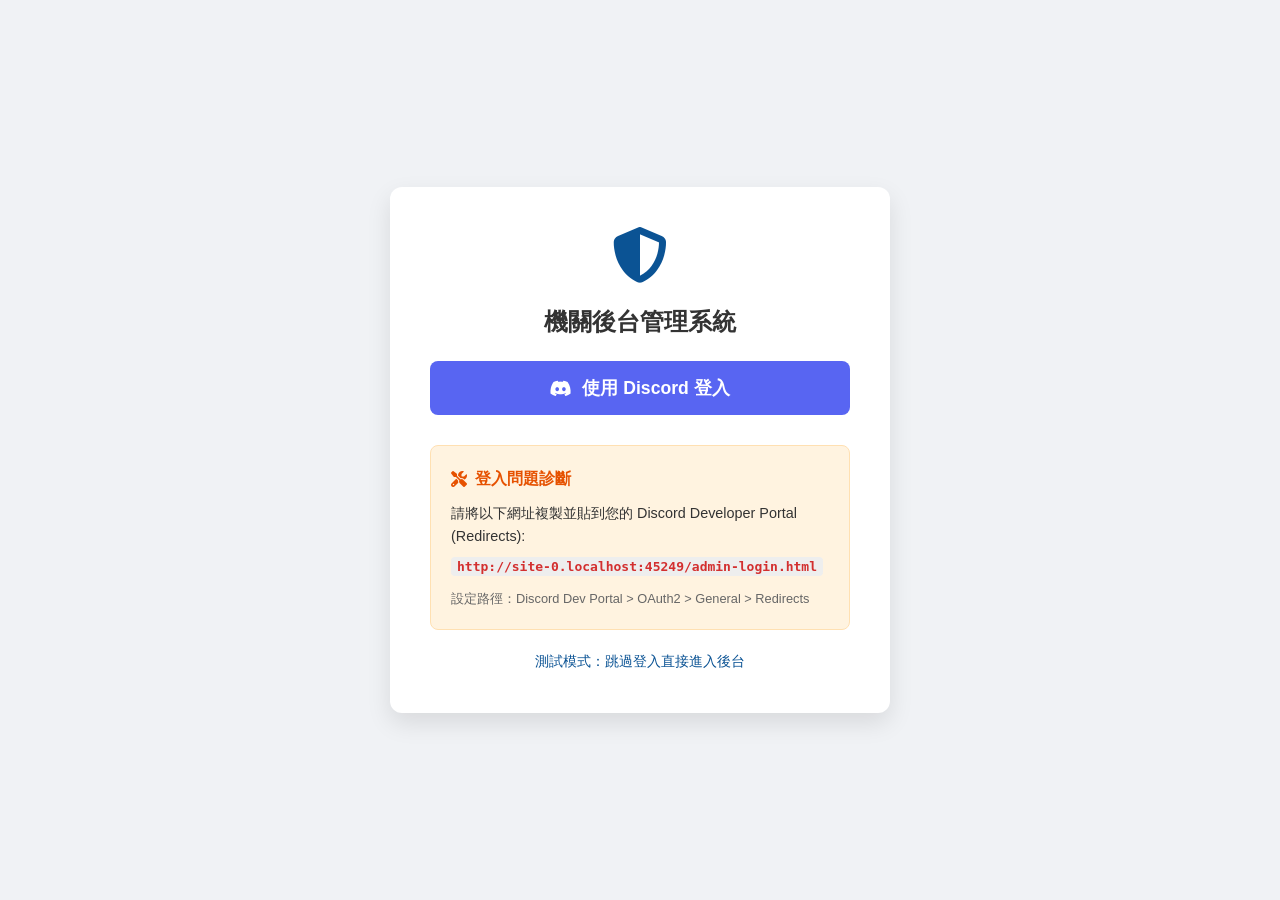
<file: admin-login.html>
<!DOCTYPE html>
<html lang="zh-TW">
<head>
    <meta charset="UTF-8">
    <meta name="viewport" content="width=device-width, initial-scale=1.0">
    <title>管理員登入 - 臺灣臺島地方檢察署</title>
    <link rel="stylesheet" href="styles.css">
    <link rel="stylesheet" href="https://cdnjs.cloudflare.com/ajax/libs/font-awesome/6.4.0/css/all.min.css">
    <style>
        .login-container { height: 100vh; display: flex; align-items: center; justify-content: center; background: #f0f2f5; font-family: 'Noto Sans TC', sans-serif; }
        .login-card { background: white; padding: 40px; border-radius: 12px; box-shadow: 0 10px 25px rgba(0,0,0,0.1); text-align: center; max-width: 500px; width: 95%; }
        .discord-btn { background: #5865F2; color: white; padding: 15px 30px; border-radius: 8px; text-decoration: none; display: inline-flex; align-items: center; gap: 10px; font-weight: 600; margin-top: 20px; transition: 0.3s; width: 100%; justify-content: center; border: none; font-size: 1.1rem; cursor: pointer; }
        .discord-btn:hover { background: #4752c4; transform: translateY(-2px); }
        .debug-box { background: #fff3e0; border: 1px solid #ffe0b2; padding: 20px; border-radius: 8px; margin-top: 30px; text-align: left; }
        .debug-box h4 { color: #e65100; margin-bottom: 10px; display: flex; align-items: center; gap: 8px; }
        code { background: #eee; padding: 2px 6px; border-radius: 4px; font-family: monospace; font-weight: bold; color: #d32f2f; word-break: break-all; }
        .dev-link { margin-top: 20px; display: block; color: #0b5394; cursor: pointer; font-size: 0.9rem; }
    </style>
</head>
<body>
    <div class="login-container">
        <div class="login-card">
            <i class="fa-solid fa-shield-halved" style="font-size: 3.5rem; color: #0b5394; margin-bottom: 20px;"></i>
            <h2>機關後台管理系統</h2>
            
            <!-- 登入按鈕 -->
            <button id="login-btn" class="discord-btn">
                <i class="fa-brands fa-discord"></i> 使用 Discord 登入
            </button>

            <!-- 除錯診斷區 -->
            <div class="debug-box">
                <h4><i class="fas fa-tools"></i> 登入問題診斷</h4>
                <p id="env-warning" style="color: red; font-weight: bold; margin-bottom: 10px; display: none;">
                    ⚠️ 偵測到您正在使用本地檔案開啟 (file://)，這會導致登入失敗！
                </p>
                <p style="font-size: 0.9rem; margin-bottom: 5px;">請將以下網址複製並貼到您的 Discord Developer Portal (Redirects):</p>
                <code id="current-uri">載入中...</code>
                <p style="font-size: 0.8rem; color: #666; margin-top: 10px;">
                    設定路徑：Discord Dev Portal > OAuth2 > General > Redirects
                </p>
            </div>

            <div id="error-msg" style="color: #cc0000; margin-top: 15px; display: none; background: #ffebee; padding: 10px; border-radius: 5px;"></div>

            <a class="dev-link" onclick="devLogin()">測試模式：跳過登入直接進入後台</a>
        </div>
    </div>

    <script>
        const CLIENT_ID = '1502945484908662905';
        const REDIRECT_URI = window.location.origin + window.location.pathname;
        
        document.getElementById('current-uri').innerText = REDIRECT_URI;

        // 偵測是否為本地檔案
        if (window.location.protocol === 'file:') {
            document.getElementById('env-warning').style.display = 'block';
        }

        document.getElementById('login-btn').onclick = () => {
            const url = `https://discord.com/api/oauth2/authorize?client_id=${CLIENT_ID}&redirect_uri=${encodeURIComponent(REDIRECT_URI)}&response_type=token&scope=identify`;
            window.location.href = url;
        };

        function devLogin() {
            localStorage.setItem('admin_token', 'dev_test');
            localStorage.setItem('admin_user', 'benzcclas');
            window.location.href = 'admin-dashboard.html';
        }

        window.onload = () => {
            const fragment = new URLSearchParams(window.location.hash.slice(1));
            const accessToken = fragment.get('access_token');
            const error = fragment.get('error');

            if (error) {
                const msg = document.getElementById('error-msg');
                msg.innerText = `Discord 錯誤：${fragment.get('error_description') || error}`;
                msg.style.display = 'block';
            }

            if (accessToken) {
                fetch('https://discord.com/api/users/@me', { headers: { authorization: `Bearer ${accessToken}` } })
                .then(res => res.json())
                .then(user => {
                    if (user.username === 'benzcclas') {
                        localStorage.setItem('admin_token', accessToken);
                        localStorage.setItem('admin_user', user.username);
                        window.location.href = 'admin-dashboard.html';
                    } else {
                        document.getElementById('error-msg').innerText = `帳號 ${user.username} 未獲授權。`;
                        document.getElementById('error-msg').style.display = 'block';
                    }
                });
            }
        };
    </script>
</body>
</html>
</file>
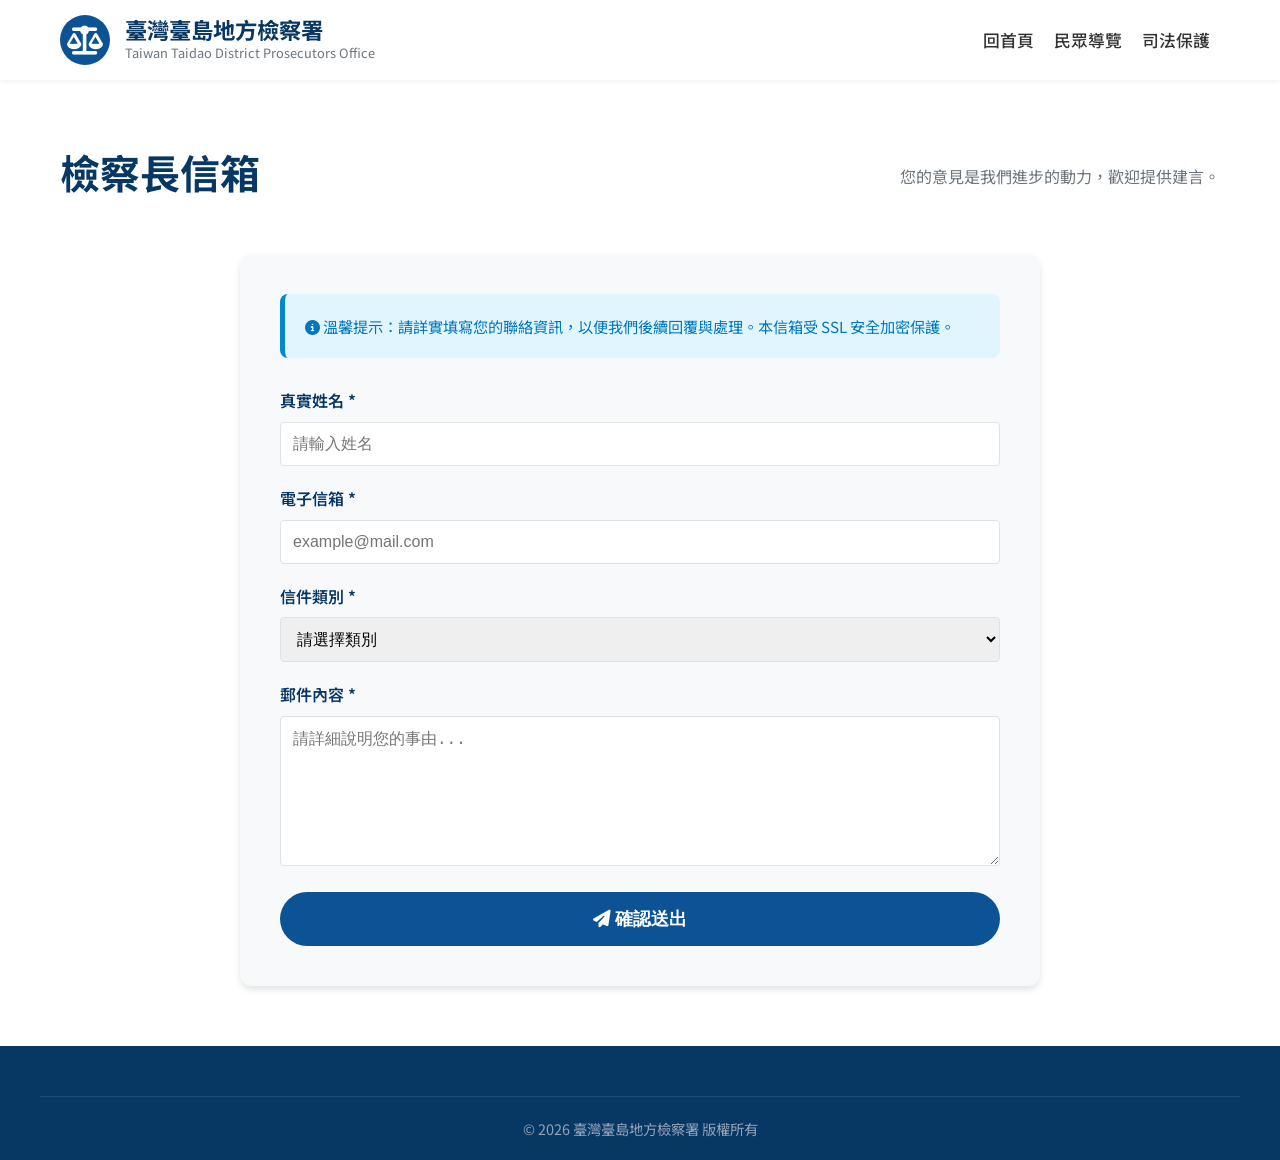
<file: contact.html>
<!DOCTYPE html>
<html lang="zh-TW">
<head>
    <meta charset="UTF-8">
    <meta name="viewport" content="width=device-width, initial-scale=1.0">
    <title>檢察長信箱 - 臺灣臺島地方檢察署</title>
    <link rel="stylesheet" href="styles.css">
    <link rel="stylesheet" href="https://cdnjs.cloudflare.com/ajax/libs/font-awesome/6.4.0/css/all.min.css">
    <link href="https://fonts.googleapis.com/css2?family=Noto+Sans+TC:wght@300;400;500;700&display=swap" rel="stylesheet">
    <style>
        .contact-section { padding: 60px 0; background: #fff; }
        .contact-form-container {
            max-width: 800px;
            margin: 0 auto;
            background: #f8f9fa;
            padding: 40px;
            border-radius: 12px;
            box-shadow: var(--shadow-md);
        }
        .form-group { margin-bottom: 20px; }
        .form-group label { display: block; font-weight: 600; margin-bottom: 8px; color: var(--primary-dark); }
        .form-group input, .form-group textarea, .form-group select {
            width: 100%;
            padding: 12px;
            border: 1px solid var(--border-color);
            border-radius: var(--radius-sm);
            font-size: 1rem;
        }
        .form-group textarea { height: 150px; resize: vertical; }
        .submit-btn {
            background: var(--primary-color);
            color: white;
            border: none;
            padding: 15px 40px;
            border-radius: 30px;
            font-size: 1.1rem;
            font-weight: 600;
            cursor: pointer;
            transition: var(--transition);
            width: 100%;
        }
        .submit-btn:hover { background: var(--primary-dark); transform: translateY(-2px); }
        .form-info {
            background: #e1f5fe;
            padding: 20px;
            border-radius: 8px;
            margin-bottom: 30px;
            font-size: 0.95rem;
            color: #0277bd;
            border-left: 5px solid #0288d1;
        }
    </style>
</head>
<body>
    <!-- 沿用主導航列 -->
    <header class="main-header">
        <div class="container nav-container">
            <a href="index.html" class="logo">
                <div class="logo-img-placeholder"><i class="fas fa-balance-scale"></i></div>
                <div class="logo-text">
                    <h1>臺灣臺島地方檢察署</h1>
                    <p>Taiwan Taidao District Prosecutors Office</p>
                </div>
            </a>
            <nav class="main-nav">
                <ul class="nav-menu">
                    <li><a href="index.html">回首頁</a></li>
                    <li><a href="guide.html">民眾導覽</a></li>
                    <li><a href="protection.html">司法保護</a></li>
                </ul>
            </nav>
        </div>
    </header>

    <main class="contact-section">
        <div class="container">
            <div class="section-header" style="text-align: center; border: none; margin-bottom: 40px;">
                <h2 style="font-size: 2.5rem; color: var(--primary-dark);">檢察長信箱</h2>
                <p style="color: var(--text-muted); margin-top: 10px;">您的意見是我們進步的動力，歡迎提供建言。</p>
            </div>

            <div class="contact-form-container">
                <div class="form-info">
                    <i class="fas fa-info-circle"></i> 溫馨提示：請詳實填寫您的聯絡資訊，以便我們後續回覆與處理。本信箱受 SSL 安全加密保護。
                </div>

                <!-- Web3Forms 表單 -->
                <form action="https://api.web3forms.com/submit" method="POST" id="contact-form">
                    <!-- 隱藏欄位：Web3Forms Access Key -->
                    <input type="hidden" name="access_key" value="98c38860-de19-4e3e-bd27-2097dac8848e">
                    <input type="hidden" name="subject" value="來自臺島地檢署官網的新郵件">
                    <input type="hidden" name="from_name" value="臺島地檢署官網">

                    <div class="form-group">
                        <label for="name">真實姓名 *</label>
                        <input type="text" name="name" id="name" placeholder="請輸入姓名" required>
                    </div>

                    <div class="form-group">
                        <label for="email">電子信箱 *</label>
                        <input type="email" name="email" id="email" placeholder="example@mail.com" required>
                    </div>

                    <div class="form-group">
                        <label for="type">信件類別 *</label>
                        <select name="message_type" id="type" required>
                            <option value="">請選擇類別</option>
                            <option value="建議">政風檢舉</option>
                            <option value="陳情">法律建言</option>
                            <option value="諮詢">一般業務諮詢</option>
                            <option value="其他">其他</option>
                        </select>
                    </div>

                    <div class="form-group">
                        <label for="message">郵件內容 *</label>
                        <textarea name="message" id="message" placeholder="請詳細說明您的事由..." required></textarea>
                    </div>

                    <button type="submit" class="submit-btn">
                        <i class="fas fa-paper-plane"></i> 確認送出
                    </button>
                </form>
            </div>
        </div>
    </main>

    <footer class="site-footer">
        <div class="container footer-bottom">
            <p>&copy; 2026 臺灣臺島地方檢察署 版權所有</p>
        </div>
    </footer>
</body>
</html>
</file>
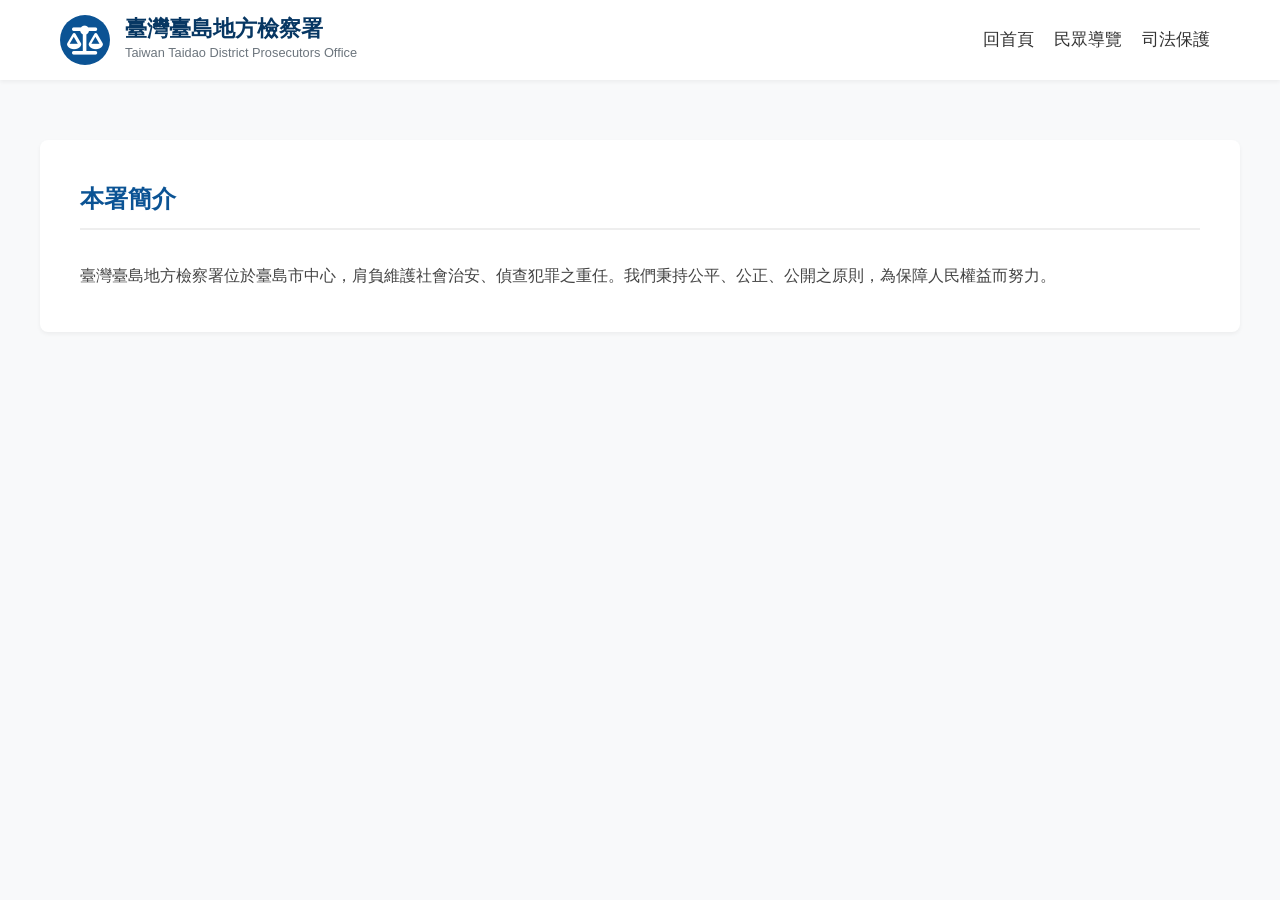
<file: content.html>
<!DOCTYPE html>
<html lang="zh-TW">
<head>
    <meta charset="UTF-8">
    <meta name="viewport" content="width=device-width, initial-scale=1.0">
    <title>內容說明 - 臺灣臺島地方檢察署</title>
    <link rel="stylesheet" href="styles.css">
    <link rel="stylesheet" href="https://cdnjs.cloudflare.com/ajax/libs/font-awesome/6.4.0/css/all.min.css">
</head>
<body>
    <header class="main-header">
        <div class="container nav-container">
            <a href="index.html" class="logo">
                <div class="logo-img-placeholder"><i class="fas fa-balance-scale"></i></div>
                <div class="logo-text"><h1>臺灣臺島地方檢察署</h1><p>Taiwan Taidao District Prosecutors Office</p></div>
            </a>
            <nav class="main-nav"><ul class="nav-menu"><li><a href="index.html">回首頁</a></li><li><a href="guide.html">民眾導覽</a></li><li><a href="protection.html">司法保護</a></li></ul></nav>
        </div>
    </header>

    <main class="container" style="padding: 60px 0;">
        <div class="news-container" style="padding: 40px;">
            <h2 id="content-title" style="color: var(--primary-color); margin-bottom: 30px; border-bottom: 2px solid #eee; padding-bottom: 10px;">頁面載入中...</h2>
            <div id="content-body" style="line-height: 2; color: #444;">
                <!-- 內容由 JS 根據 URL 參數填入 -->
            </div>
        </div>
    </main>

    <script>
        const pages = {
            'privacy': {
                title: '隱私權保護政策',
                body: '<p>本署非常重視您的隱私權。本政策說明本署如何處理您在使用本網站服務時所收集到的個人識別資料。</p><br><h3>一、適用範圍</h3><p>本隱私權保護政策內容，包括本網站如何處理在您使用網站服務時收集到的個人識別資料。</p><br><h3>二、個人資料之收集</h3><p>當您參與線上申辦、檢察長信箱等功能時，我們可能會要求您提供姓名、聯絡電話及電子郵件等個人資料。</p>'
            },
            'intro': {
                title: '本署簡介',
                body: '<p>臺灣臺島地方檢察署位於臺島市中心，肩負維護社會治安、偵查犯罪之重任。我們秉持公平、公正、公開之原則，為保障人民權益而努力。</p>'
            },
            'security': {
                title: '資訊安全政策',
                body: '<p>為維護本署網站之資訊安全，本署建立完善之防火牆及偵測系統，確保您的資料不被非法竊取或竄改。</p>'
            }
        };

        const params = new URLSearchParams(window.location.search);
        const pageKey = params.get('page') || 'intro';
        const pageData = pages[pageKey] || pages['intro'];

        document.getElementById('content-title').innerText = pageData.title;
        document.getElementById('content-body').innerHTML = pageData.body;
        document.title = pageData.title + ' - 臺灣臺島地方檢察署';
    </script>
</body>
</html>
</file>
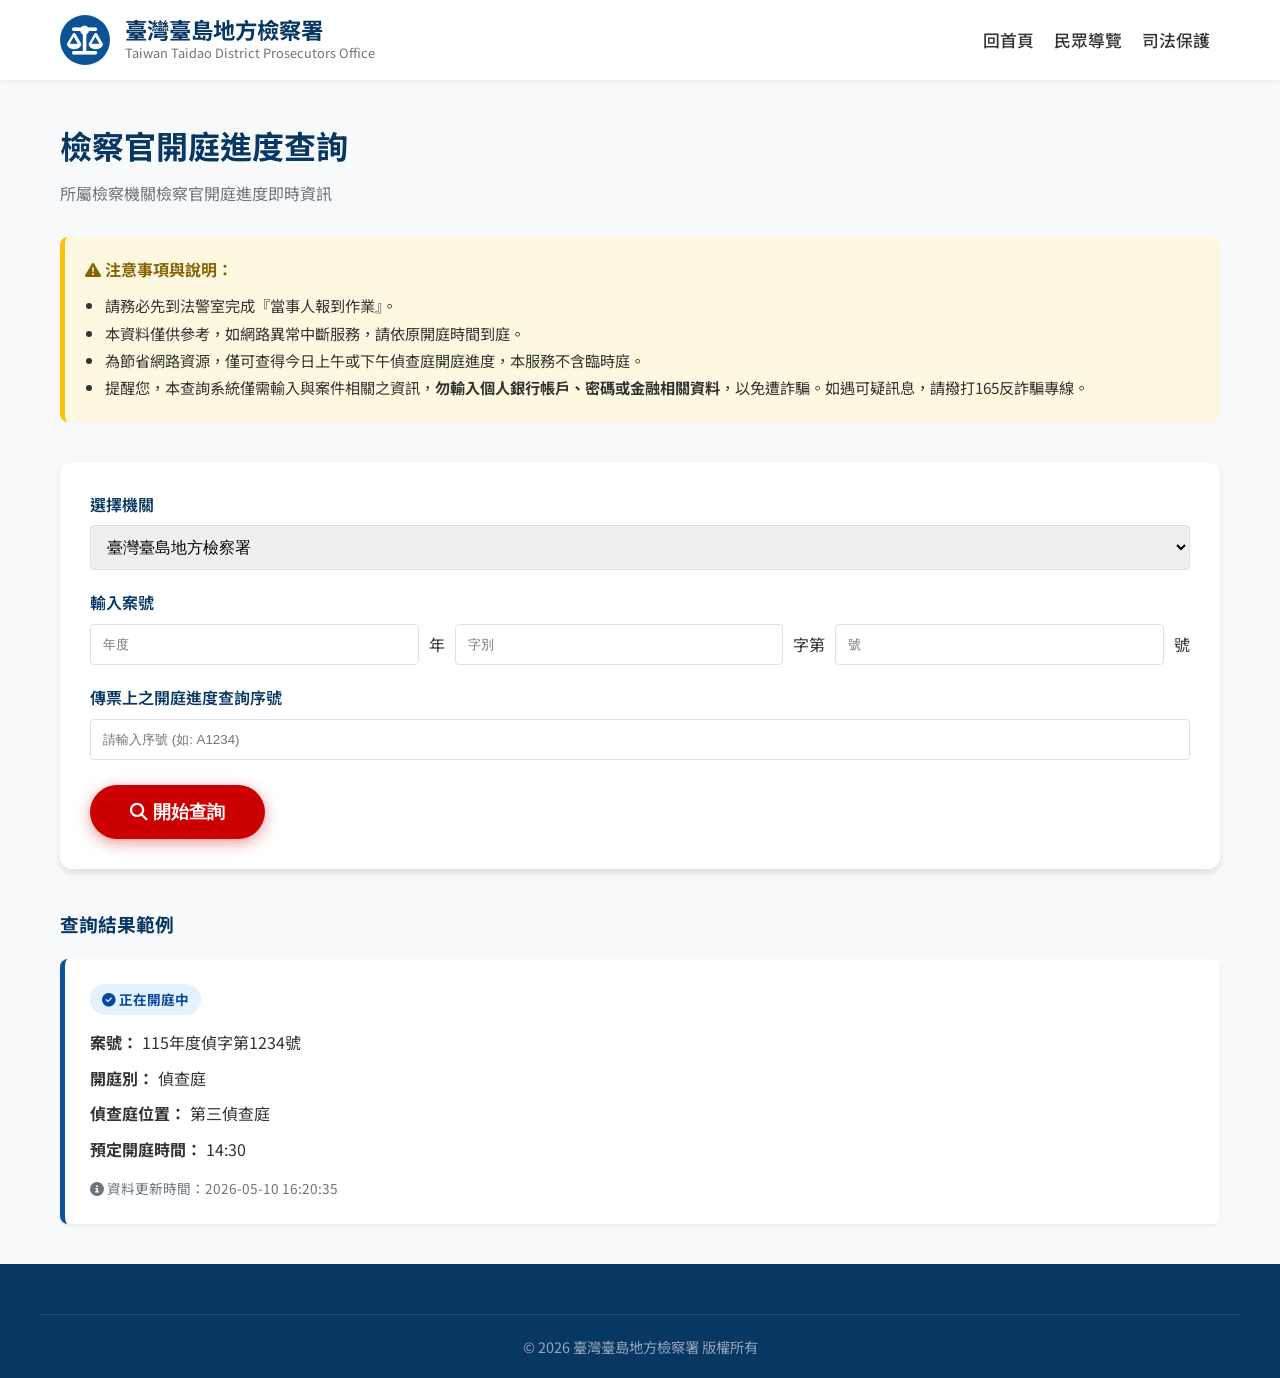
<file: court_status.html>
<!DOCTYPE html>
<html lang="zh-TW">
<head>
    <meta charset="UTF-8">
    <meta name="viewport" content="width=device-width, initial-scale=1.0">
    <title>檢察官開庭進度查詢 - 臺灣臺島地方檢察署</title>
    <link rel="stylesheet" href="styles.css">
    <link rel="stylesheet" href="https://cdnjs.cloudflare.com/ajax/libs/font-awesome/6.4.0/css/all.min.css">
    <link href="https://fonts.googleapis.com/css2?family=Noto+Sans+TC:wght@300;400;500;700&display=swap" rel="stylesheet">
</head>
<body>
    <header class="main-header">
        <div class="container nav-container">
            <a href="index.html" class="logo">
                <div class="logo-img-placeholder"><i class="fas fa-balance-scale"></i></div>
                <div class="logo-text"><h1>臺灣臺島地方檢察署</h1><p>Taiwan Taidao District Prosecutors Office</p></div>
            </a>
            <nav class="main-nav"><ul class="nav-menu"><li><a href="index.html">回首頁</a></li><li><a href="guide.html">民眾導覽</a></li><li><a href="protection.html">司法保護</a></li></ul></nav>
        </div>
    </header>

    <main class="container" style="padding: 40px 20px;">
        <h1 style="color: var(--primary-dark); margin-bottom: 10px;">檢察官開庭進度查詢</h1>
        <p style="color: var(--text-muted); margin-bottom: 30px;">所屬檢察機關檢察官開庭進度即時資訊</p>

        <!-- 注意事項與說明 -->
        <div class="notice-box" style="background-color: #fff8e1; border-left: 5px solid #ffc107; padding: 20px; border-radius: var(--radius-md); margin-bottom: 40px;">
            <h4 style="margin-bottom: 10px; color: #856404;"><i class="fa-solid fa-triangle-exclamation"></i> 注意事項與說明：</h4>
            <ul style="padding-left: 20px; font-size: 0.95rem; line-height: 1.8;">
                <li>請務必先到法警室完成『當事人報到作業』。</li>
                <li>本資料僅供參考，如網路異常中斷服務，請依原開庭時間到庭。</li>
                <li>為節省網路資源，僅可查得今日上午或下午偵查庭開庭進度，本服務不含臨時庭。</li>
                <li>提醒您，本查詢系統僅需輸入與案件相關之資訊，<strong>勿輸入個人銀行帳戶、密碼或金融相關資料</strong>，以免遭詐騙。如遇可疑訊息，請撥打165反詐騙專線。</li>
            </ul>
        </div>

        <!-- 查詢表單 -->
        <form class="query-form" id="courtQueryForm" style="background: white; padding: 30px; border-radius: var(--radius-lg); box-shadow: var(--shadow-md); margin-bottom: 40px;">
            <div class="form-group" style="margin-bottom: 20px;">
                <label for="agency" style="display: block; margin-bottom: 8px; font-weight: 600; color: var(--primary-dark);">選擇機關</label>
                <select id="agency" style="width: 100%; padding: 12px; border: 1px solid var(--border-color); border-radius: var(--radius-sm); font-size: 1rem;">
                    <option value="TDP">臺灣臺島地方檢察署</option>
                </select>
            </div>
            <div class="form-group" style="margin-bottom: 20px;">
                <label style="display: block; margin-bottom: 8px; font-weight: 600; color: var(--primary-dark);">輸入案號</label>
                <div style="display: flex; align-items: center; gap: 10px;">
                    <input type="number" id="year" placeholder="年度" style="flex: 1; padding: 12px; border: 1px solid var(--border-color); border-radius: var(--radius-sm);">
                    <span>年</span>
                    <input type="text" id="word" placeholder="字別" style="flex: 1; padding: 12px; border: 1px solid var(--border-color); border-radius: var(--radius-sm);">
                    <span>字第</span>
                    <input type="number" id="number" placeholder="號" style="flex: 1; padding: 12px; border: 1px solid var(--border-color); border-radius: var(--radius-sm);">
                    <span>號</span>
                </div>
            </div>
            <div class="form-group" style="margin-bottom: 25px;">
                <label for="sequence" style="display: block; margin-bottom: 8px; font-weight: 600; color: var(--primary-dark);">傳票上之開庭進度查詢序號</label>
                <input type="text" id="sequence" placeholder="請輸入序號 (如: A1234)" style="width: 100%; padding: 12px; border: 1px solid var(--border-color); border-radius: var(--radius-sm);">
            </div>
            <button type="submit" class="btn-primary" style="border:none; cursor:pointer; width:auto; padding: 15px 40px;">
                <i class="fa-solid fa-magnifying-glass"></i> 開始查詢
            </button>
        </form>

        <!-- 查詢結果區 (範例顯示) -->
        <div id="resultArea">
            <h3 style="margin-bottom: 20px; color: var(--primary-dark);">查詢結果範例</h3>
            <div class="result-card" style="background: white; padding: 25px; border-radius: var(--radius-md); border-left: 5px solid var(--primary-color); box-shadow: var(--shadow-sm);">
                <div class="status-badge" style="display: inline-block; padding: 5px 12px; background: #e3f2fd; color: #0d47a1; border-radius: 20px; font-size: 0.85rem; font-weight: 700; margin-bottom: 15px;">
                    <i class="fa-solid fa-circle-check"></i> 正在開庭中
                </div>
                <p style="margin-bottom: 10px;"><strong>案號：</strong> 115年度偵字第1234號</p>
                <p style="margin-bottom: 10px;"><strong>開庭別：</strong> 偵查庭</p>
                <p style="margin-bottom: 10px;"><strong>偵查庭位置：</strong> 第三偵查庭</p>
                <p style="margin-bottom: 10px;"><strong>預定開庭時間：</strong> 14:30</p>
                <p style="margin-top: 15px; color: var(--text-muted); font-size: 0.85rem;">
                    <i class="fa-solid fa-info-circle"></i> 資料更新時間：2026-05-10 16:20:35
                </p>
            </div>
        </div>
    </main>

    <footer class="site-footer">
        <div class="container footer-bottom">
            <p>&copy; 2026 臺灣臺島地方檢察署 版權所有</p>
        </div>
    </footer>
</body>
</html>
</file>
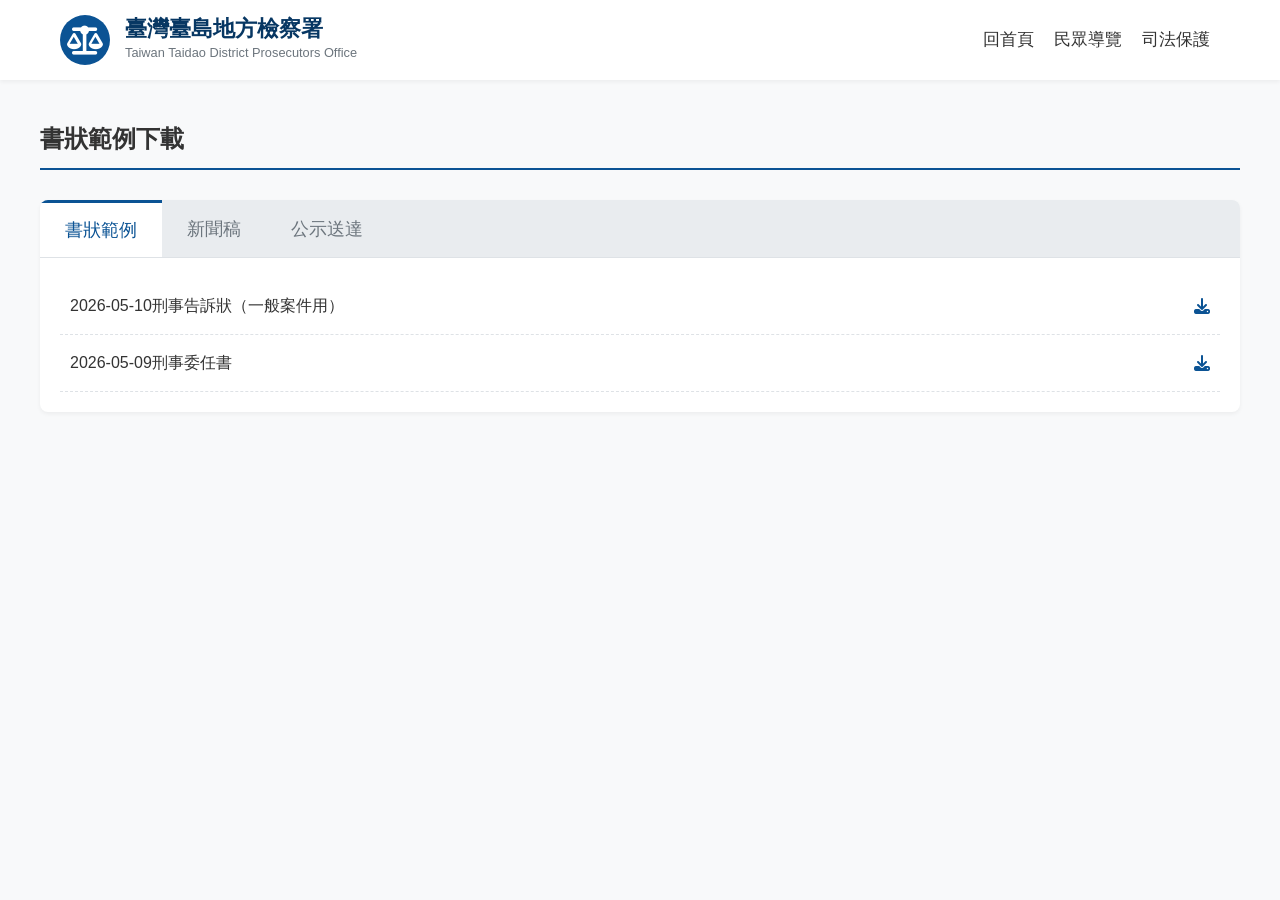
<file: list.html>
<!DOCTYPE html>
<html lang="zh-TW">
<head>
    <meta charset="UTF-8">
    <meta name="viewport" content="width=device-width, initial-scale=1.0">
    <title>資訊公開 - 臺灣臺島地方檢察署</title>
    <link rel="stylesheet" href="styles.css">
    <link rel="stylesheet" href="https://cdnjs.cloudflare.com/ajax/libs/font-awesome/6.4.0/css/all.min.css">
</head>
<body>
    <header class="main-header">
        <div class="container nav-container">
            <a href="index.html" class="logo">
                <div class="logo-img-placeholder"><i class="fas fa-balance-scale"></i></div>
                <div class="logo-text"><h1>臺灣臺島地方檢察署</h1><p>Taiwan Taidao District Prosecutors Office</p></div>
            </a>
            <nav class="main-nav"><ul class="nav-menu"><li><a href="index.html">回首頁</a></li><li><a href="guide.html">民眾導覽</a></li><li><a href="protection.html">司法保護</a></li></ul></nav>
        </div>
    </header>

    <main class="container" style="padding: 40px 0;">
        <div class="section-header">
            <h2 id="list-title">書狀範例下載</h2>
        </div>
        
        <div class="news-container">
            <div class="news-tabs" id="list-tabs">
                <button class="tab-btn active" onclick="filterList('downloads')">書狀範例</button>
                <button class="tab-btn" onclick="filterList('news')">新聞稿</button>
                <button class="tab-btn" onclick="filterList('notice')">公示送達</button>
            </div>
            <div class="news-content active" id="list-container">
                <!-- 資料將由 JS 載入 -->
            </div>
        </div>
    </main>

    <script>
        const docs = [
            { type: 'downloads', date: '2026-05-10', title: '刑事告訴狀（一般案件用）', link: 'docs/doc1.doc' },
            { type: 'downloads', date: '2026-05-09', title: '刑事委任書', link: 'docs/doc2.doc' },
            { type: 'news', date: '2026-05-08', title: '本署指揮破獲大規模電信詐騙機房', link: '#' },
            { type: 'notice', date: '2026-05-10', title: '公示送達本署115年度他字第11505001號傳票', link: 'summons_11505001.pdf' }
        ];

        function filterList(type) {
            const container = document.getElementById('list-container');
            const title = document.getElementById('list-title');
            
            // 更新 UI 狀態
            document.querySelectorAll('.tab-btn').forEach(btn => {
                btn.classList.remove('active');
                if(btn.innerText.includes(type === 'downloads' ? '書狀' : type === 'news' ? '新聞' : '公示')) btn.classList.add('active');
            });

            title.innerText = type === 'downloads' ? '書狀範例下載' : type === 'news' ? '新聞稿及澄清專區' : '公示送達公告';

            const filtered = docs.filter(d => d.type === type);
            container.innerHTML = filtered.map(d => `
                <a href="${d.link}" class="news-item">
                    <div class="news-meta"><span class="news-date">${d.date}</span></div>
                    <span class="news-title">${d.title}</span>
                    <i class="fas fa-download" style="margin-left:auto; color:var(--primary-color);"></i>
                </a>
            `).join('');
        }

        // 初始載入
        const params = new URLSearchParams(window.location.search);
        filterList(params.get('type') || 'downloads');
    </script>
</body>
</html>
</file>
<file: styles.css>
:root {
    --primary-color: #0b5394;
    --primary-light: #3d85c6;
    --primary-dark: #073763;
    --secondary-color: #cc0000;
    --bg-light: #f8f9fa;
    --bg-white: #ffffff;
    --bg-gray: #e9ecef;
    --text-main: #333333;
    --text-muted: #6c757d;
    --text-light: #f8f9fa;
    --border-color: #dee2e6;
    --radius-sm: 4px;
    --radius-md: 8px;
    --radius-lg: 12px;
    --shadow-sm: 0 2px 4px rgba(0, 0, 0, 0.05);
    --shadow-md: 0 4px 6px rgba(0, 0, 0, 0.1);
    --shadow-lg: 0 10px 15px rgba(0, 0, 0, 0.1);
    --transition: 0.3s ease;
}

* { margin: 0; padding: 0; box-sizing: border-box; }
body { font-family: 'Noto Sans TC', sans-serif; color: var(--text-main); background-color: var(--bg-light); line-height: 1.6; }
.container { max-width: 1200px; margin: 0 auto; padding: 0 20px; }

/* Accessibility */
.skip-link { position: absolute; top: -40px; left: 0; background: var(--primary-color); color: white; padding: 8px; z-index: 1000; transition: top 0.2s; }
.skip-link:focus { top: 0; }

/* Header & Nav */
.top-bar { background-color: var(--primary-dark); color: var(--text-light); font-size: 0.9rem; }
.top-bar-inner { display: flex; justify-content: space-between; align-items: center; height: 40px; }
.top-links a { color: var(--text-light); text-decoration: none; margin-right: 15px; }
.font-btn { background: transparent; border: 1px solid rgba(255, 255, 255, 0.3); color: white; cursor: pointer; padding: 2px 8px; border-radius: 4px; }
.font-btn.active { background: white; color: var(--primary-dark); }

.main-header { background-color: var(--bg-white); box-shadow: var(--shadow-sm); position: sticky; top: 0; z-index: 100; }
.nav-container { display: flex; justify-content: space-between; align-items: center; padding: 15px 20px; }
.logo { display: flex; align-items: center; gap: 15px; text-decoration: none; }
.logo-img-placeholder { width: 50px; height: 50px; background-color: var(--primary-color); color: white; border-radius: 50%; display: flex; align-items: center; justify-content: center; font-size: 1.8rem; }
.logo-text h1 { font-size: 1.4rem; font-weight: 700; color: var(--primary-dark); line-height: 1.2; }
.logo-text p { font-size: 0.8rem; color: var(--text-muted); }

.main-nav { display: flex; align-items: center; gap: 15px; }
.nav-menu { display: flex; list-style: none; }
.nav-menu>li>a { padding: 10px 10px; color: var(--text-main); text-decoration: none; font-weight: 500; font-size: 1.05rem; }
.dropdown { position: relative; }
.dropdown-menu { position: absolute; top: 100%; left: 0; background: white; box-shadow: var(--shadow-md); opacity: 0; visibility: hidden; transform: translateY(10px); transition: var(--transition); border-radius: var(--radius-md); min-width: 200px; }
.dropdown:hover .dropdown-menu { opacity: 1; visibility: visible; transform: translateY(0); }
.dropdown-menu li a { display: block; padding: 12px 20px; color: var(--text-main); text-decoration: none; border-bottom: 1px solid var(--bg-gray); }

/* Search Box */
.search-box { display: flex; border: 1px solid var(--border-color); border-radius: 20px; overflow: hidden; }
.search-box input { border: none; padding: 8px 10px; outline: none; width: 120px; transition: width var(--transition); }
.search-box input:focus { width: 200px; }
.search-box button { background: var(--bg-gray); border: none; padding: 0 15px; cursor: pointer; color: var(--primary-dark); }

/* Hero Banner */
.hero-banner {
    background: linear-gradient(rgba(0, 43, 92, 0.7), rgba(0, 43, 92, 0.8)), url('hero-bg.jpg') center/cover;
    height: 400px; display: flex; align-items: center; color: white; text-align: center;
}
.banner-content h2 { font-size: 3rem; font-weight: 700; margin-bottom: 15px; text-shadow: 2px 2px 4px rgba(0, 0, 0, 0.5); }
.banner-content p { font-size: 1.5rem; margin-bottom: 30px; opacity: 0.9; }
.banner-actions { display: flex; gap: 20px; justify-content: center; }
.btn-primary, .btn-secondary { padding: 12px 25px; border-radius: 30px; text-decoration: none; font-weight: 600; font-size: 1.1rem; transition: var(--transition); }
.btn-primary { background-color: var(--secondary-color); color: white; box-shadow: 0 4px 15px rgba(204, 0, 0, 0.4); }
.btn-secondary { background-color: transparent; color: white; border: 2px solid white; }

/* Sections */
.quick-services-section { padding: 40px 0; margin-top: -60px; position: relative; z-index: 10; }
.quick-services { display: grid; grid-template-columns: repeat(auto-fit, minmax(150px, 1fr)); gap: 20px; }
.service-card { background-color: var(--bg-white); border-radius: var(--radius-md); padding: 25px 15px; text-align: center; text-decoration: none; color: var(--text-main); box-shadow: var(--shadow-md); transition: var(--transition); border-bottom: 4px solid transparent; }
.service-card:hover { transform: translateY(-5px); box-shadow: var(--shadow-lg); border-bottom-color: var(--primary-color); }
.service-icon { width: 60px; height: 60px; margin: 0 auto 15px; background-color: var(--bg-light); border-radius: 50%; display: flex; align-items: center; justify-content: center; font-size: 1.8rem; color: var(--primary-color); }

.news-section { padding: 40px 0 60px; }
.section-header { display: flex; justify-content: space-between; align-items: center; margin-bottom: 30px; border-bottom: 2px solid var(--primary-color); padding-bottom: 10px; }
.news-container { background-color: var(--bg-white); border-radius: var(--radius-md); box-shadow: var(--shadow-sm); overflow: hidden; }
.news-tabs { display: flex; background-color: var(--bg-gray); border-bottom: 1px solid var(--border-color); }
.tab-btn { padding: 15px 25px; border: none; background: transparent; font-size: 1.1rem; font-weight: 500; color: var(--text-muted); cursor: pointer; }
.tab-btn.active { background-color: var(--bg-white); color: var(--primary-color); border-top: 3px solid var(--primary-color); }
.news-content { display: none; padding: 20px; }
.news-content.active { display: block; }
.news-item { display: flex; align-items: center; padding: 15px 10px; border-bottom: 1px dashed var(--border-color); text-decoration: none; color: var(--text-main); }
.news-item:hover { background-color: var(--bg-light); transform: translateX(5px); }

/* Footer */
.site-footer { background-color: var(--primary-dark); color: var(--text-light); padding: 50px 0 0; }
.footer-grid { display: grid; grid-template-columns: 2fr 1fr; gap: 40px; margin-bottom: 40px; }
.footer-logo { display: flex; align-items: center; gap: 10px; font-size: 1.5rem; font-weight: 700; margin-bottom: 20px; }
.contact-list { list-style: none; }
.contact-list li { margin-bottom: 10px; display: flex; gap: 10px; color: #cbd5e1; }
.footer-bottom { text-align: center; padding: 20px 0; border-top: 1px solid rgba(255, 255, 255, 0.1); color: #94a3b8; font-size: 0.9rem; }
</file>
